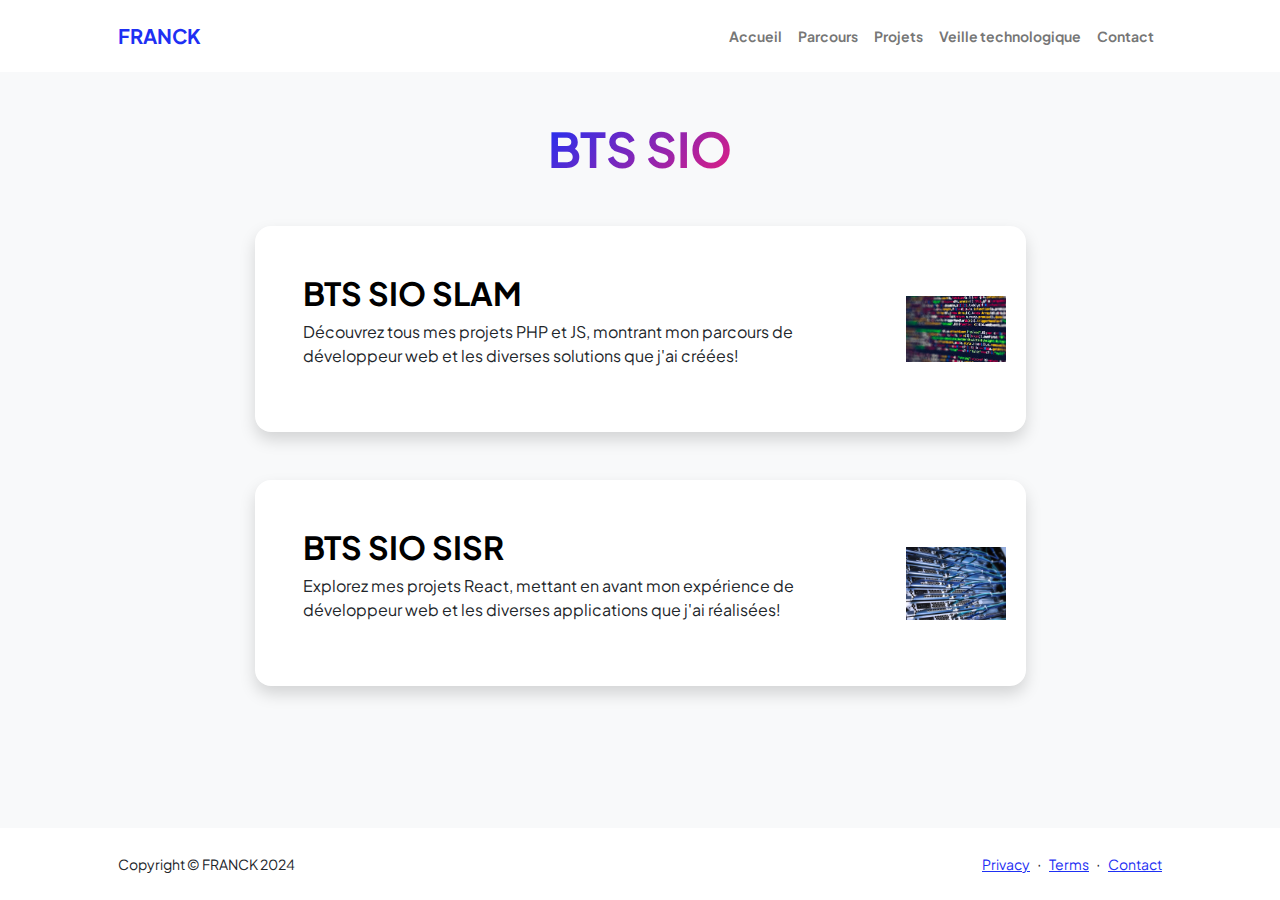
<file: bts_sio.html>
<!DOCTYPE html>
<html lang="en">
  <head>
    <meta charset="utf-8" />
    <meta
      name="viewport"
      content="width=device-width, initial-scale=1, shrink-to-fit=no"
    />
    <meta name="description" content="" />
    <meta name="author" content="" />
    <title>portfolio de Franck</title>
    <!-- Favicon-->
    <link rel="icon" type="image/x-icon" href="assets/favicon.ico" />
    <!-- Custom Google font-->
    <link rel="preconnect" href="https://fonts.googleapis.com" />
    <link rel="preconnect" href="https://fonts.gstatic.com" crossorigin />
    <link
      href="https://fonts.googleapis.com/css2?family=Plus+Jakarta+Sans:wght@100;200;300;400;500;600;700;800;900&amp;display=swap"
      rel="stylesheet"
    />
    <!-- Bootstrap icons-->
    <link
      href="https://cdn.jsdelivr.net/npm/bootstrap-icons@1.8.1/font/bootstrap-icons.css"
      rel="stylesheet"
    />
    <!-- Core theme CSS (includes Bootstrap)-->
    <link href="css/styles.css" rel="stylesheet" />
  </head>
  <body class="d-flex flex-column h-100 bg-light">
    <main class="flex-shrink-0">
      <!-- Navigation-->
      <nav class="navbar navbar-expand-lg navbar-light bg-white py-3">
        <div class="container px-5">
          <a class="navbar-brand" href="index.html"
            ><span class="fw-bolder text-primary">FRANCK</span></a
          >
          <button
            class="navbar-toggler"
            type="button"
            data-bs-toggle="collapse"
            data-bs-target="#navbarSupportedContent"
            aria-controls="navbarSupportedContent"
            aria-expanded="false"
            aria-label="Toggle navigation"
          >
            <span class="navbar-toggler-icon"></span>
          </button>
          <div class="collapse navbar-collapse" id="navbarSupportedContent">
            <ul class="navbar-nav ms-auto mb-2 mb-lg-0 small fw-bolder">
              <li class="nav-item">
                <a class="nav-link" href="index.html">Accueil</a>
              </li>
              <li class="nav-item">
                <a class="nav-link" href="resume.html">Parcours</a>
              </li>
              <li class="nav-item">
                <a class="nav-link" href="projects.html">Projets</a>
              </li>
              <li class="nav-item">
                <a class="nav-link" href="veille.html">Veille technologique</a>
              </li>
              <li class="nav-item">
                <a class="nav-link" href="contact.html">Contact</a>
              </li>
            </ul>
          </div>
        </div>
      </nav>
      <!-- Projects Section-->
      <section class="py-5">
        <div class="container px-5 mb-5">
          <div class="text-center mb-5">
            <h1 class="display-5 fw-bolder mb-0">
              <span class="text-gradient d-inline">BTS SIO </span>
            </h1>
          </div>
          <div class="row gx-5 justify-content-center">
            <div class="col-lg-11 col-xl-9 col-xxl-8">
              <!-- Project Card 1-->
              <div class="card overflow-hidden shadow rounded-4 border-0 mb-5">
                <div class="card-body p-0">
                  <div class="d-flex align-items-center">
                    <div class="p-5">
                      <a class="links" href="./slam.html">
                        <h2 class="fw-bolder">BTS SIO SLAM </h2>
                      </a>
                      <p>
                        Découvrez tous mes projets PHP et JS, montrant mon
                        parcours de développeur web et les diverses solutions
                        que j'ai créées!
                      </p>
                    </div>
                    <img
                      class="img-fluid-img"
                      src="./assets/SLAM.jpg"
                      alt="..."
                    />
                  </div>
                </div>
              </div>
              <!-- Project Card 2-->
              <div class="card overflow-hidden shadow rounded-4 border-0">
                <div class="card-body p-0">
                  <div class="d-flex align-items-center">
                    <div class="p-5">
                      <a class="links" href="./sisr.html">
                        <h2 class="fw-bolder">BTS SIO SISR</h2>
                      </a>
                      <p>
                        Explorez mes projets React, mettant en avant mon
                        expérience de développeur web et les diverses
                        applications que j'ai réalisées!
                      </p>
                    </div>
                    <img
                      class="img-fluid-img"
                      src="./assets/SISR.png"
                      alt="..."
                    />
                  </div>
                </div>
              </div>
            </div>
          </div>
        </div>
      </section>
      <!-- Call to action section-->
      
        </div>
      </section>
    </main>
    <!-- Footer-->
    <footer class="bg-white py-4 mt-auto">
      <div class="container px-5">
        <div
          class="row align-items-center justify-content-between flex-column flex-sm-row"
        >
          <div class="col-auto">
            <div class="small m-0">Copyright &copy; FRANCK 2024</div>
          </div>
          <div class="col-auto">
            <a class="small" href="#!">Privacy</a>
            <span class="mx-1">&middot;</span>
            <a class="small" href="#!">Terms</a>
            <span class="mx-1">&middot;</span>
            <a class="small" href="#!">Contact</a>
          </div>
        </div>
      </div>
    </footer>
    <!-- Bootstrap core JS-->
    <script src="https://cdn.jsdelivr.net/npm/bootstrap@5.2.3/dist/js/bootstrap.bundle.min.js"></script>
    <!-- Core theme JS-->
    <script src="js/scripts.js"></script>
  </body>
</html>
</file>
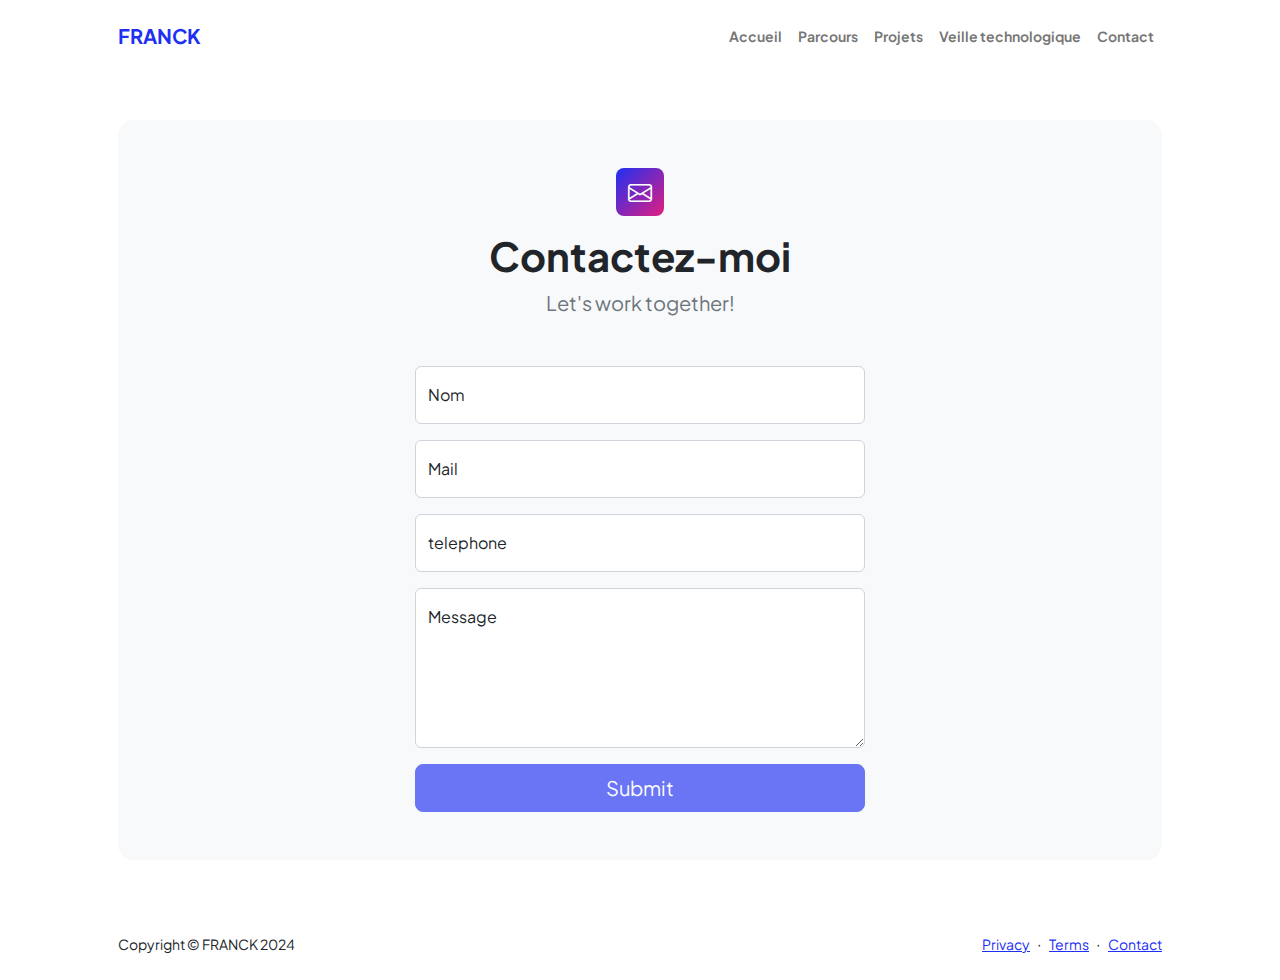
<file: contact.html>
<!DOCTYPE html>
<html lang="en">
  <head>
    <meta charset="utf-8" />
    <meta
      name="viewport"
      content="width=device-width, initial-scale=1, shrink-to-fit=no"
    />
    <meta name="description" content />
    <meta name="author" content />
    <title>portfolio de Franck</title>
    <!-- Favicon-->
    <link rel="icon" type="image/x-icon" href="assets/favicon.ico" />
    <!-- Custom Google font-->
    <link rel="preconnect" href="https://fonts.googleapis.com" />
    <link rel="preconnect" href="https://fonts.gstatic.com" crossorigin />
    <link
      href="https://fonts.googleapis.com/css2?family=Plus+Jakarta+Sans:wght@100;200;300;400;500;600;700;800;900&amp;display=swap"
      rel="stylesheet"
    />
    <!-- Bootstrap icons-->
    <link
      href="https://cdn.jsdelivr.net/npm/bootstrap-icons@1.8.1/font/bootstrap-icons.css"
      rel="stylesheet"
    />
    <!-- Core theme CSS (includes Bootstrap)-->
    <link href="css/styles.css" rel="stylesheet" />
  </head>
  <body class="d-flex flex-column">
    <main class="flex-shrink-0">
      <!-- Navigation-->
      <nav class="navbar navbar-expand-lg navbar-light bg-white py-3">
        <div class="container px-5">
          <a class="navbar-brand" href="index.html"
            ><span class="fw-bolder text-primary">FRANCK</span></a
          >
          <button
            class="navbar-toggler"
            type="button"
            data-bs-toggle="collapse"
            data-bs-target="#navbarSupportedContent"
            aria-controls="navbarSupportedContent"
            aria-expanded="false"
            aria-label="Toggle navigation"
          >
            <span class="navbar-toggler-icon"></span>
          </button>
          <div class="collapse navbar-collapse" id="navbarSupportedContent">
            <ul class="navbar-nav ms-auto mb-2 mb-lg-0 small fw-bolder">
              <li class="nav-item">
                <a class="nav-link" href="index.html">Accueil</a>
              </li>
              <li class="nav-item">
                <a class="nav-link" href="resume.html">Parcours</a>
              </li>
              <li class="nav-item">
                <a class="nav-link" href="projects.html">Projets</a>
              </li>
              <li class="nav-item">
                <a class="nav-link" href="veille.html">Veille technologique</a>
              </li>
              <li class="nav-item">
                <a class="nav-link" href="contact.html">Contact</a>
              </li>
            </ul>
          </div>
        </div>
      </nav>
      <!-- Page content-->
      <section class="py-5">
        <div class="container px-5">
          <!-- Contact form-->
          <div class="bg-light rounded-4 py-5 px-4 px-md-5">
            <div class="text-center mb-5">
              <div
                class="feature bg-primary bg-gradient-primary-to-secondary text-white rounded-3 mb-3"
              >
                <i class="bi bi-envelope"></i>
              </div>
              <h1 class="fw-bolder">Contactez-moi</h1>
              <p class="lead fw-normal text-muted mb-0">Let's work together!</p>
            </div>
            <div class="row gx-5 justify-content-center">
              <div class="col-lg-8 col-xl-6">
                <!-- * * * * * * * * * * * * * * *-->
                <!-- * * SB Forms Contact Form * *-->
                <!-- * * * * * * * * * * * * * * *-->
                <!-- This form is pre-integrated with SB Forms.-->
                <!-- To make this form functional, sign up at-->
                <!-- https://startbootstrap.com/solution/contact-forms-->
                <!-- to get an API token!-->
                <form id="contactForm" data-sb-form-api-token="API_TOKEN">
                  <!-- Name input-->
                  <div class="form-floating mb-3">
                    <input
                      class="form-control"
                      id="name"
                      type="text"
                      placeholder="Enter your name..."
                      data-sb-validations="required"
                    />
                    <label for="name">Nom</label>
                    <div
                      class="invalid-feedback"
                      data-sb-feedback="name:required"
                    >
                      nous avons besoin du nom...
                    </div>
                  </div>
                  <!-- Email address input-->
                  <div class="form-floating mb-3">
                    <input
                      class="form-control"
                      id="email"
                      type="email"
                      placeholder="name@example.com"
                      data-sb-validations="required,email"
                    />
                    <label for="email">Mail</label>
                    <div
                      class="invalid-feedback"
                      data-sb-feedback="email:required"
                    >
                      Nous avons besoin de votre mail...
                    </div>
                    <div
                      class="invalid-feedback"
                      data-sb-feedback="email:email"
                    >
                      l'Email n'est pas valide.
                    </div>
                  </div>
                  <!-- Phone number input-->
                  <div class="form-floating mb-3">
                    <input
                      class="form-control"
                      id="phone"
                      type="tel"
                      placeholder="(123) 456-7890"
                      data-sb-validations="required"
                    />
                    <label for="phone">telephone</label>
                    <div
                      class="invalid-feedback"
                      data-sb-feedback="phone:required"
                    >
                      Nous avons besoin de votre numéro de téléphone...
                    </div>
                  </div>
                  <!-- Message input-->
                  <div class="form-floating mb-3">
                    <textarea
                      class="form-control"
                      id="message"
                      type="text"
                      placeholder="Enter your message here..."
                      style="height: 10rem"
                      data-sb-validations="required"
                    ></textarea>
                    <label for="message">Message</label>
                    <div
                      class="invalid-feedback"
                      data-sb-feedback="message:required"
                    >
                      A message is required.
                    </div>
                  </div>
                  <!-- Submit success message-->
                  <!---->
                  <!-- This is what your users will see when the form-->
                  <!-- has successfully submitted-->
                  <div class="d-none" id="submitSuccessMessage">
                    <div class="text-center mb-3">
                      <div class="fw-bolder">Form submission successful!</div>
                      To activate this form, sign up at
                      <br />
                      <a
                        href="https://startbootstrap.com/solution/contact-forms"
                        >https://startbootstrap.com/solution/contact-forms</a
                      >
                    </div>
                  </div>
                  <!-- Submit error message-->
                  <!---->
                  <!-- This is what your users will see when there is-->
                  <!-- an error submitting the form-->
                  <div class="d-none" id="submitErrorMessage">
                    <div class="text-center text-danger mb-3">
                      Error sending message!
                    </div>
                  </div>
                  <!-- Submit Button-->
                  <div class="d-grid">
                    <button
                      class="btn btn-primary btn-lg disabled"
                      id="submitButton"
                      type="submit"
                    >
                      Submit
                    </button>
                  </div>
                </form>
              </div>
            </div>
          </div>
        </div>
      </section>
    </main>
    <!-- Footer-->
    <footer class="bg-white py-4 mt-auto">
      <div class="container px-5">
        <div
          class="row align-items-center justify-content-between flex-column flex-sm-row"
        >
          <div class="col-auto">
            <div class="small m-0">Copyright &copy; FRANCK 2024</div>
          </div>
          <div class="col-auto">
            <a class="small" href="#!">Privacy</a>
            <span class="mx-1">&middot;</span>
            <a class="small" href="#!">Terms</a>
            <span class="mx-1">&middot;</span>
            <a class="small" href="#!">Contact</a>
          </div>
        </div>
      </div>
    </footer>
    <!-- Bootstrap core JS-->
    <script src="https://cdn.jsdelivr.net/npm/bootstrap@5.2.3/dist/js/bootstrap.bundle.min.js"></script>
    <!-- Core theme JS-->
    <script src="js/scripts.js"></script>
    <!-- * * * * * * * * * * * * * * * * * * * * * * * * * * * * * * * * * * * * * * * *-->
    <!-- * *                               SB Forms JS                               * *-->
    <!-- * * Activate your form at https://startbootstrap.com/solution/contact-forms * *-->
    <!-- * * * * * * * * * * * * * * * * * * * * * * * * * * * * * * * * * * * * * * * *-->
    <script src="https://cdn.startbootstrap.com/sb-forms-latest.js"></script>
  </body>
</html>
</file>
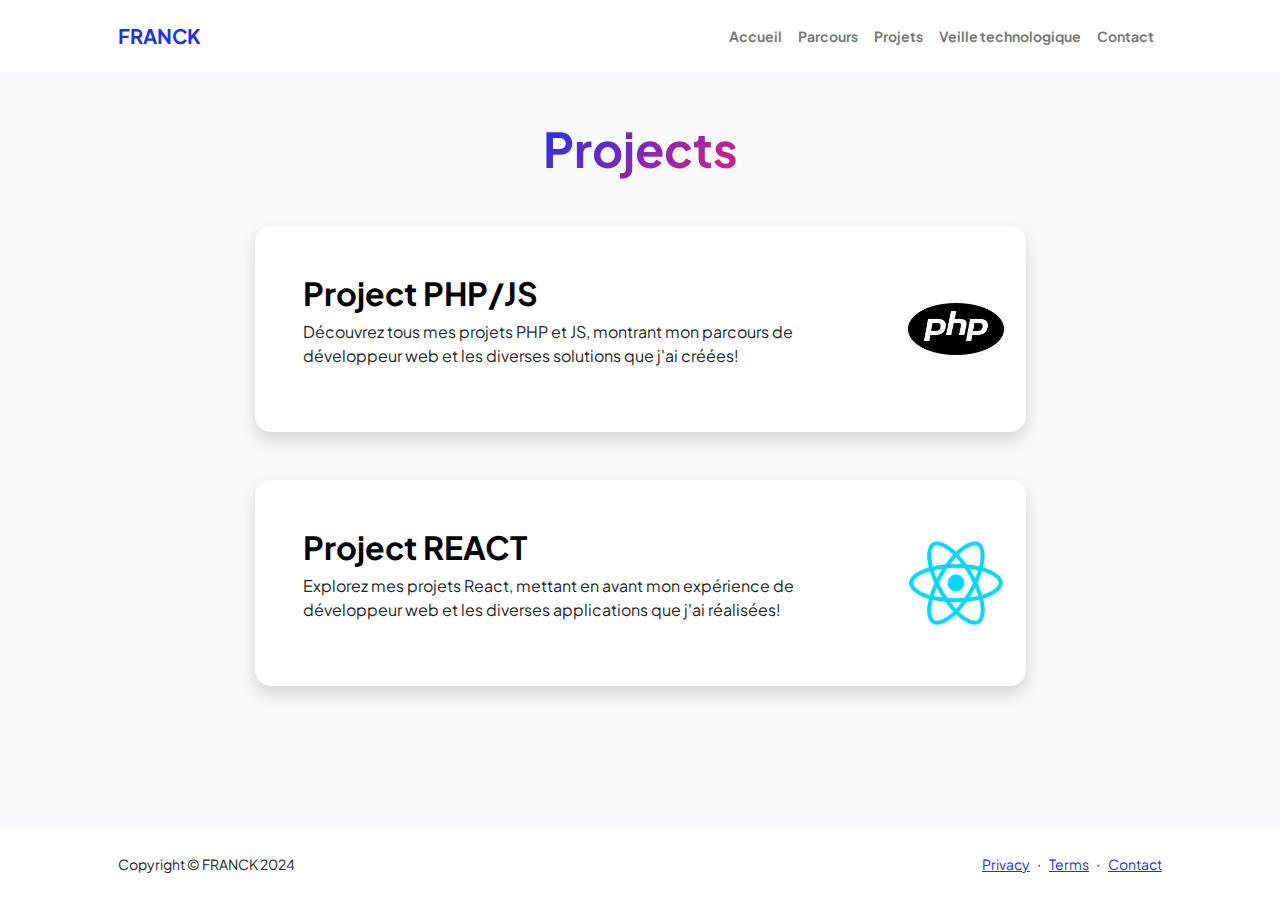
<file: projects.html>
<!DOCTYPE html>
<html lang="en">
  <head>
    <meta charset="utf-8" />
    <meta
      name="viewport"
      content="width=device-width, initial-scale=1, shrink-to-fit=no"
    />
    <meta name="description" content="" />
    <meta name="author" content="" />
    <title>portfolio de Franck</title>
    <!-- Favicon-->
    <link rel="icon" type="image/x-icon" href="assets/favicon.ico" />
    <!-- Custom Google font-->
    <link rel="preconnect" href="https://fonts.googleapis.com" />
    <link rel="preconnect" href="https://fonts.gstatic.com" crossorigin />
    <link
      href="https://fonts.googleapis.com/css2?family=Plus+Jakarta+Sans:wght@100;200;300;400;500;600;700;800;900&amp;display=swap"
      rel="stylesheet"
    />
    <!-- Bootstrap icons-->
    <link
      href="https://cdn.jsdelivr.net/npm/bootstrap-icons@1.8.1/font/bootstrap-icons.css"
      rel="stylesheet"
    />
    <!-- Core theme CSS (includes Bootstrap)-->
    <link href="css/styles.css" rel="stylesheet" />
  </head>
  <body class="d-flex flex-column h-100 bg-light">
    <main class="flex-shrink-0">
      <!-- Navigation-->
      <nav class="navbar navbar-expand-lg navbar-light bg-white py-3">
        <div class="container px-5">
          <a class="navbar-brand" href="index.html"
            ><span class="fw-bolder text-primary">FRANCK</span></a
          >
          <button
            class="navbar-toggler"
            type="button"
            data-bs-toggle="collapse"
            data-bs-target="#navbarSupportedContent"
            aria-controls="navbarSupportedContent"
            aria-expanded="false"
            aria-label="Toggle navigation"
          >
            <span class="navbar-toggler-icon"></span>
          </button>
          <div class="collapse navbar-collapse" id="navbarSupportedContent">
            <ul class="navbar-nav ms-auto mb-2 mb-lg-0 small fw-bolder">
              <li class="nav-item">
                <a class="nav-link" href="index.html">Accueil</a>
              </li>
              <li class="nav-item">
                <a class="nav-link" href="resume.html">Parcours</a>
              </li>
              <li class="nav-item">
                <a class="nav-link" href="projects.html">Projets</a>
              </li>
              <li class="nav-item">
                <a class="nav-link" href="veille.html">Veille technologique</a>
              </li>
              <li class="nav-item">
                <a class="nav-link" href="contact.html">Contact</a>
              </li>
            </ul>
          </div>
        </div>
      </nav>
      <!-- Projects Section-->
      <section class="py-5">
        <div class="container px-5 mb-5">
          <div class="text-center mb-5">
            <h1 class="display-5 fw-bolder mb-0">
              <span class="text-gradient d-inline">Projects</span>
            </h1>
          </div>
          <div class="row gx-5 justify-content-center">
            <div class="col-lg-11 col-xl-9 col-xxl-8">
              <!-- Project Card 1-->
              <div class="card overflow-hidden shadow rounded-4 border-0 mb-5">
                <div class="card-body p-0">
                  <div class="d-flex align-items-center">
                    <div class="p-5">
                      <a class="links" href="./PHP_project.html">
                        <h2 class="fw-bolder">Project PHP/JS</h2>
                      </a>
                      <p>
                        Découvrez tous mes projets PHP et JS, montrant mon
                        parcours de développeur web et les diverses solutions
                        que j'ai créées!
                      </p>
                    </div>
                    <img
                      class="img-fluid-img"
                      src="./assets/PHP.png"
                      alt="..."
                    />
                  </div>
                </div>
              </div>
              <!-- Project Card 2-->
              <div class="card overflow-hidden shadow rounded-4 border-0">
                <div class="card-body p-0">
                  <div class="d-flex align-items-center">
                    <div class="p-5">
                      <a class="links" href="./react_project.html">
                        <h2 class="fw-bolder">Project REACT</h2>
                      </a>
                      <p>
                        Explorez mes projets React, mettant en avant mon
                        expérience de développeur web et les diverses
                        applications que j'ai réalisées!
                      </p>
                    </div>
                    <img
                      class="img-fluid-img"
                      src="./assets/react.png"
                      alt="..."
                    />
                  </div>
                </div>
              </div>
            </div>
          </div>
        </div>
      </section>
      <!-- Call to action section-->
      
        </div>
      </section>
    </main>
    <!-- Footer-->
    <footer class="bg-white py-4 mt-auto">
      <div class="container px-5">
        <div
          class="row align-items-center justify-content-between flex-column flex-sm-row"
        >
          <div class="col-auto">
            <div class="small m-0">Copyright &copy; FRANCK 2024</div>
          </div>
          <div class="col-auto">
            <a class="small" href="#!">Privacy</a>
            <span class="mx-1">&middot;</span>
            <a class="small" href="#!">Terms</a>
            <span class="mx-1">&middot;</span>
            <a class="small" href="#!">Contact</a>
          </div>
        </div>
      </div>
    </footer>
    <!-- Bootstrap core JS-->
    <script src="https://cdn.jsdelivr.net/npm/bootstrap@5.2.3/dist/js/bootstrap.bundle.min.js"></script>
    <!-- Core theme JS-->
    <script src="js/scripts.js"></script>
  </body>
</html>
</file>
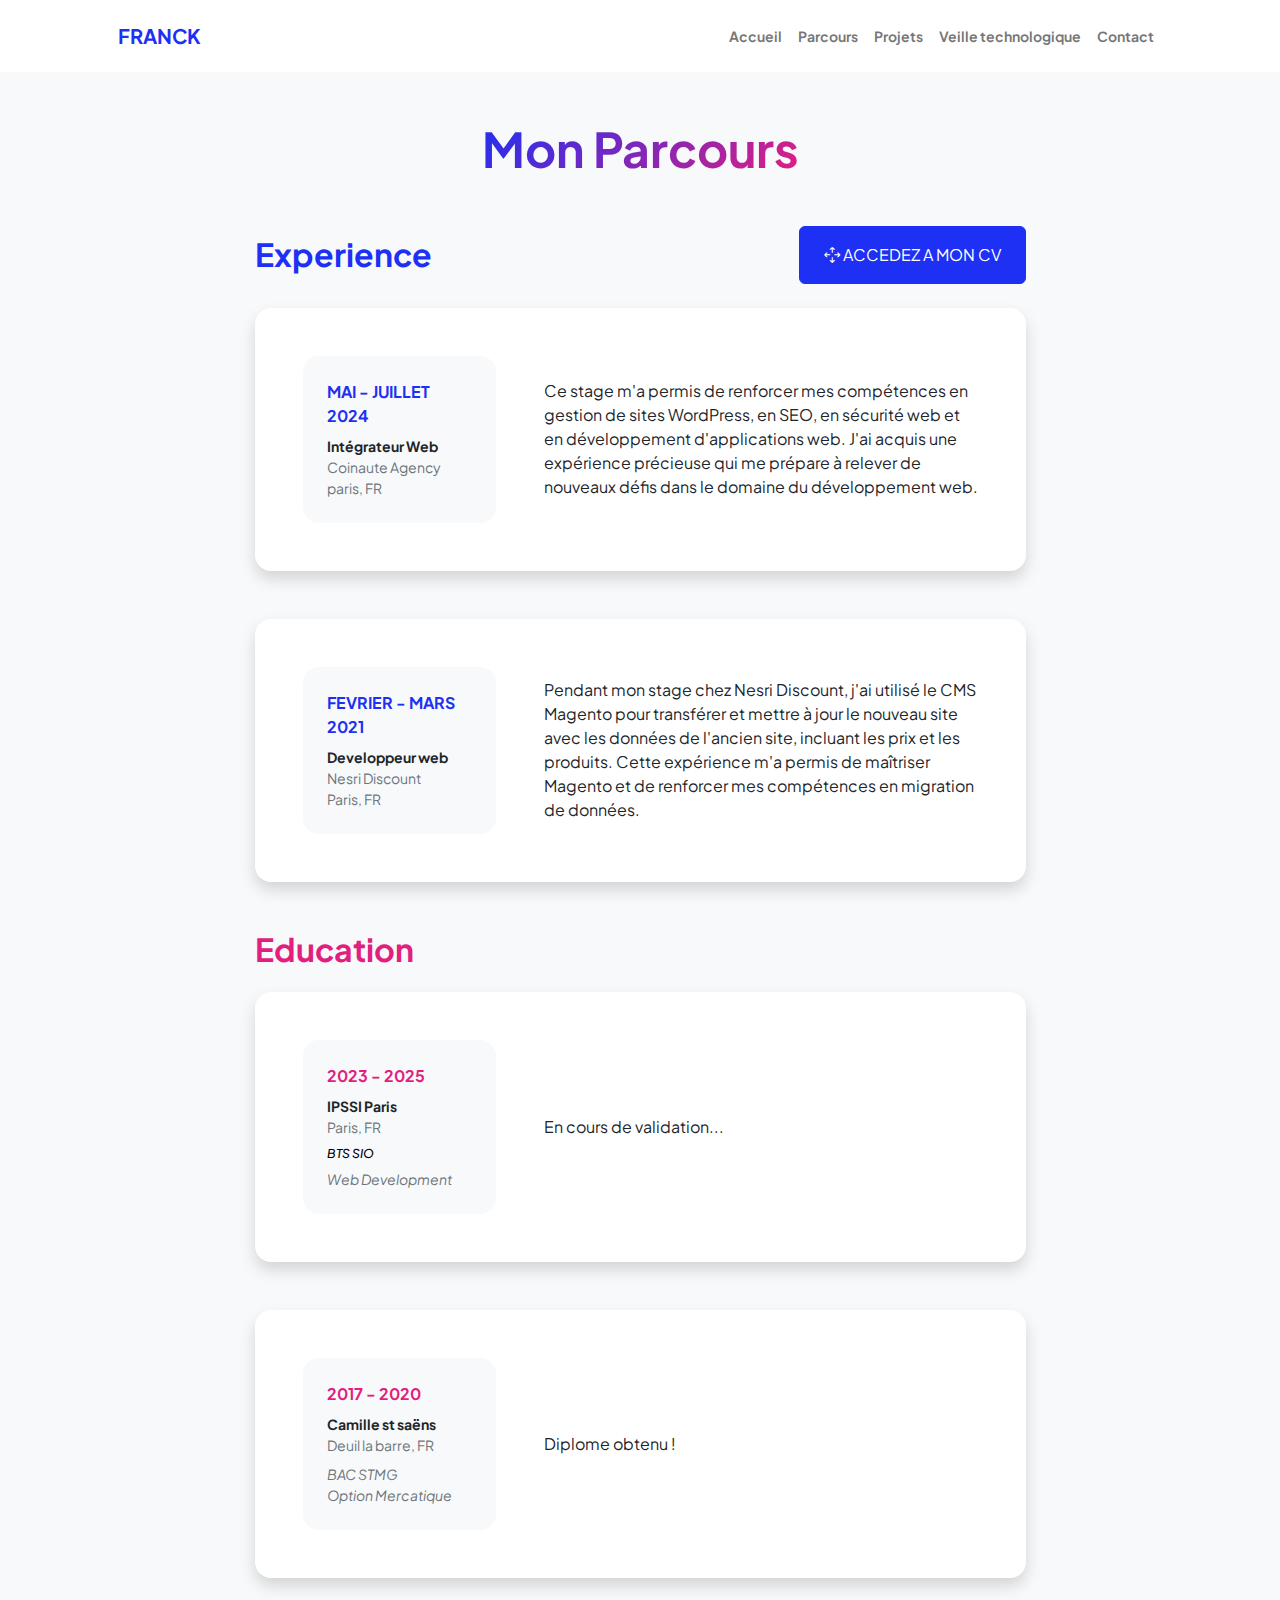
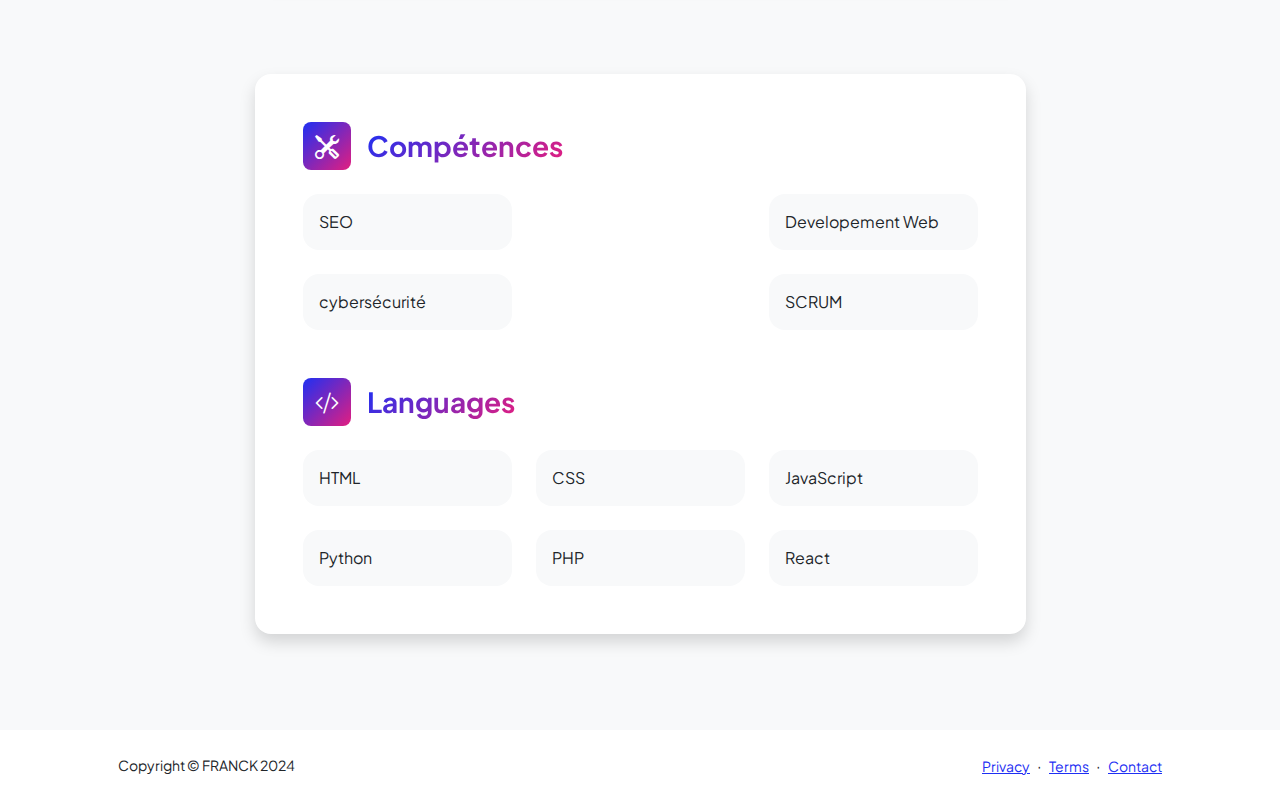
<file: resume.html>
<!DOCTYPE html>
<html lang="en">
  <head>
    <meta charset="utf-8" />
    <meta
      name="viewport"
      content="width=device-width, initial-scale=1, shrink-to-fit=no"
    />
    <meta name="description" content="" />
    <meta name="author" content="" />
    <title>portfolio de Franck</title>
    <!-- Favicon-->
    <link rel="icon" type="image/x-icon" href="assets/favicon.ico" />
    <!-- Custom Google font-->
    <link rel="preconnect" href="https://fonts.googleapis.com" />
    <link rel="preconnect" href="https://fonts.gstatic.com" crossorigin />
    <link
      href="https://fonts.googleapis.com/css2?family=Plus+Jakarta+Sans:wght@100;200;300;400;500;600;700;800;900&amp;display=swap"
      rel="stylesheet"
    />
    <!-- Bootstrap icons-->
    <link
      href="https://cdn.jsdelivr.net/npm/bootstrap-icons@1.8.1/font/bootstrap-icons.css"
      rel="stylesheet"
    />
    <!-- Core theme CSS (includes Bootstrap)-->
    <link href="css/styles.css" rel="stylesheet" />
  </head>
  <body class="d-flex flex-column h-100 bg-light">
    <main class="flex-shrink-0">
      <!-- Navigation-->
      <nav class="navbar navbar-expand-lg navbar-light bg-white py-3">
        <div class="container px-5">
          <a class="navbar-brand" href="index.html"
            ><span class="fw-bolder text-primary">FRANCK</span></a
          >
          <button
            class="navbar-toggler"
            type="button"
            data-bs-toggle="collapse"
            data-bs-target="#navbarSupportedContent"
            aria-controls="navbarSupportedContent"
            aria-expanded="false"
            aria-label="Toggle navigation"
          >
            <span class="navbar-toggler-icon"></span>
          </button>
          <div class="collapse navbar-collapse" id="navbarSupportedContent">
            <ul class="navbar-nav ms-auto mb-2 mb-lg-0 small fw-bolder">
              <li class="nav-item">
                <a class="nav-link" href="index.html">Accueil</a>
              </li>
              <li class="nav-item">
                <a class="nav-link" href="resume.html">Parcours</a>
              </li>
              <li class="nav-item">
                <a class="nav-link" href="projects.html">Projets</a>
              </li>
              <li class="nav-item">
                <a class="nav-link" href="veille.html">Veille technologique</a>
              </li>
              <li class="nav-item">
                <a class="nav-link" href="contact.html">Contact</a>
              </li>
            </ul>
          </div>
        </div>
      </nav>
      <!-- Page Content-->
      <div class="container px-5 my-5">
        <div class="text-center mb-5">
          <h1 class="display-5 fw-bolder mb-0">
            <span class="text-gradient d-inline">Mon Parcours</span>
          </h1>
        </div>
        <div class="row gx-5 justify-content-center">
          <div class="col-lg-11 col-xl-9 col-xxl-8">
            <!-- Experience Section-->
            <section>
              <div
                class="d-flex align-items-center justify-content-between mb-4"
              >
                <h2 class="text-primary fw-bolder mb-0">Experience</h2>
                <!-- Download resume button-->
                <!-- Note: Set the link href target to a PDF file within your project-->
                <a
                  class="btn btn-primary px-4 py-3"
                  href="./CV.pdf"
                  target="_blank"
                >
                  <div class="d-inline-block bi bi-arrows-move"></div>
                  ACCEDEZ A MON CV
                </a>
              </div>
              <!-- Experience Card 1-->
              <div class="card shadow border-0 rounded-4 mb-5">
                <div class="card-body p-5">
                  <div class="row align-items-center gx-5">
                    <div class="col text-center text-lg-start mb-4 mb-lg-0">
                      <div class="bg-light p-4 rounded-4">
                        <div class="text-primary fw-bolder mb-2">
                          MAI - JUILLET 2024
                        </div>
                        <div class="small fw-bolder">Intégrateur Web</div>
                        <div class="small text-muted">Coinaute Agency</div>
                        <div class="small text-muted">paris, FR</div>
                      </div>
                    </div>
                    <div class="col-lg-8">
                      <div>
                        Ce stage m'a permis de renforcer mes compétences en
                        gestion de sites WordPress, en SEO, en sécurité web et
                        en développement d'applications web. J'ai acquis une
                        expérience précieuse qui me prépare à relever de
                        nouveaux défis dans le domaine du développement web.
                      </div>
                    </div>
                  </div>
                </div>
              </div>
              <!-- Experience Card 2-->
              <div class="card shadow border-0 rounded-4 mb-5">
                <div class="card-body p-5">
                  <div class="row align-items-center gx-5">
                    <div class="col text-center text-lg-start mb-4 mb-lg-0">
                      <div class="bg-light p-4 rounded-4">
                        <div class="text-primary fw-bolder mb-2">
                          FEVRIER - MARS 2021
                        </div>
                        <div class="small fw-bolder">Developpeur web</div>
                        <div class="small text-muted">Nesri Discount</div>
                        <div class="small text-muted">Paris, FR</div>
                      </div>
                    </div>
                    <div class="col-lg-8">
                      <div>
                        Pendant mon stage chez Nesri Discount, j'ai utilisé le
                        CMS Magento pour transférer et mettre à jour le nouveau
                        site avec les données de l'ancien site, incluant les
                        prix et les produits. Cette expérience m'a permis de
                        maîtriser Magento et de renforcer mes compétences en
                        migration de données.
                      </div>
                    </div>
                  </div>
                </div>
              </div>
            </section>
            <!-- Education Section-->
            <section>
              <h2 class="text-secondary fw-bolder mb-4">Education</h2>
              <!-- Education Card 1-->
              <div class="card shadow border-0 rounded-4 mb-5">
                <div class="card-body p-5">
                  <div class="row align-items-center gx-5">
                    <div class="col text-center text-lg-start mb-4 mb-lg-0">
                      <div class="bg-light p-4 rounded-4">
                        <div class="text-secondary fw-bolder mb-2">
                          2023 - 2025
                        </div>
                        <div class="mb-2">
                          <div class="small fw-bolder">IPSSI Paris</div>
                          <div class="small text-muted">Paris, FR</div>
                        </div>
                        <div class="fst-italic">
                          <div class="small text-muted">
                            <a class="links" href="./bts_sio.html">
                              <h2 class="small text-mute">BTS SIO</h2>
                            </a>
                          </div>
                          <div class="small text-muted">Web Development</div>
                        </div>
                      </div>
                    </div>
                    <div class="col-lg-8">
                      <div>En cours de validation...</div>
                    </div>
                  </div>
                </div>
              </div>
              <!-- Education Card 2-->
              <div class="card shadow border-0 rounded-4 mb-5">
                <div class="card-body p-5">
                  <div class="row align-items-center gx-5">
                    <div class="col text-center text-lg-start mb-4 mb-lg-0">
                      <div class="bg-light p-4 rounded-4">
                        <div class="text-secondary fw-bolder mb-2">
                          2017 - 2020
                        </div>
                        <div class="mb-2">
                          <div class="small fw-bolder">Camille st saëns</div>
                          <div class="small text-muted">Deuil la barre, FR</div>
                        </div>
                        <div class="fst-italic">
                          <div class="small text-muted">BAC STMG</div>
                          <div class="small text-muted">Option Mercatique</div>
                        </div>
                      </div>
                    </div>
                    <div class="col-lg-8">
                      <div>Diplome obtenu !</div>
                    </div>
                  </div>
                </div>
              </div>
            </section>
            <!-- Divider-->
            <div class="pb-5"></div>
            <!-- Skills Section-->
            <section>
              <!-- Skillset Card-->
              <div class="card shadow border-0 rounded-4 mb-5">
                <div class="card-body p-5">
                  <!-- Professional skills list-->
                  <div class="mb-5">
                    <div class="d-flex align-items-center mb-4">
                      <div
                        class="feature bg-primary bg-gradient-primary-to-secondary text-white rounded-3 me-3"
                      >
                        <i class="bi bi-tools"></i>
                      </div>
                      <h3 class="fw-bolder mb-0">
                        <span class="text-gradient d-inline">Compétences</span>
                      </h3>
                    </div>
                    <div class="row row-cols-1 row-cols-md-3 mb-4">
                      <div class="col mb-4 mb-md-0">
                        <div
                          class="d-flex align-items-center bg-light rounded-4 p-3 h-100"
                        >
                          SEO
                        </div>
                      </div>
                      <div class="col mb-4 mb-md-0"></div>
                      <div class="col">
                        <div
                          class="d-flex align-items-center bg-light rounded-4 p-3 h-100"
                        >
                          Developement Web
                        </div>
                      </div>
                    </div>
                    <div class="row row-cols-1 row-cols-md-3">
                      <div class="col mb-4 mb-md-0">
                        <div
                          class="d-flex align-items-center bg-light rounded-4 p-3 h-100"
                        >
                          cybersécurité
                        </div>
                      </div>
                      <div class="col mb-4 mb-md-0"></div>
                      <div class="col">
                        <div
                          class="d-flex align-items-center bg-light rounded-4 p-3 h-100"
                        >
                          SCRUM
                        </div>
                      </div>
                    </div>
                  </div>
                  <!-- Languages list-->
                  <div class="mb-0">
                    <div class="d-flex align-items-center mb-4">
                      <div
                        class="feature bg-primary bg-gradient-primary-to-secondary text-white rounded-3 me-3"
                      >
                        <i class="bi bi-code-slash"></i>
                      </div>
                      <h3 class="fw-bolder mb-0">
                        <span class="text-gradient d-inline">Languages</span>
                      </h3>
                    </div>
                    <div class="row row-cols-1 row-cols-md-3 mb-4">
                      <div class="col mb-4 mb-md-0">
                        <div
                          class="d-flex align-items-center bg-light rounded-4 p-3 h-100"
                        >
                          HTML
                        </div>
                      </div>
                      <div class="col mb-4 mb-md-0">
                        <div
                          class="d-flex align-items-center bg-light rounded-4 p-3 h-100"
                        >
                          CSS
                        </div>
                      </div>
                      <div class="col">
                        <div
                          class="d-flex align-items-center bg-light rounded-4 p-3 h-100"
                        >
                          JavaScript
                        </div>
                      </div>
                    </div>
                    <div class="row row-cols-1 row-cols-md-3">
                      <div class="col mb-4 mb-md-0">
                        <div
                          class="d-flex align-items-center bg-light rounded-4 p-3 h-100"
                        >
                          Python
                        </div>
                      </div>
                      <div class="col mb-4 mb-md-0">
                        <div
                          class="d-flex align-items-center bg-light rounded-4 p-3 h-100"
                        >
                          PHP
                        </div>
                      </div>
                      <div class="col">
                        <div
                          class="d-flex align-items-center bg-light rounded-4 p-3 h-100"
                        >
                          React
                        </div>
                      </div>
                    </div>
                  </div>
                </div>
              </div>
            </section>
          </div>
        </div>
      </div>
    </main>
    <!-- Footer-->
    <footer class="bg-white py-4 mt-auto">
      <div class="container px-5">
        <div
          class="row align-items-center justify-content-between flex-column flex-sm-row"
        >
          <div class="col-auto">
            <div class="small m-0">Copyright &copy; FRANCK 2024</div>
          </div>
          <div class="col-auto">
            <a class="small" href="#!">Privacy</a>
            <span class="mx-1">&middot;</span>
            <a class="small" href="#!">Terms</a>
            <span class="mx-1">&middot;</span>
            <a class="small" href="#!">Contact</a>
          </div>
        </div>
      </div>
    </footer>
    <!-- Bootstrap core JS-->
    <script src="https://cdn.jsdelivr.net/npm/bootstrap@5.2.3/dist/js/bootstrap.bundle.min.js"></script>
    <!-- Core theme JS-->
    <script src="js/scripts.js"></script>
  </body>
</html>
</file>
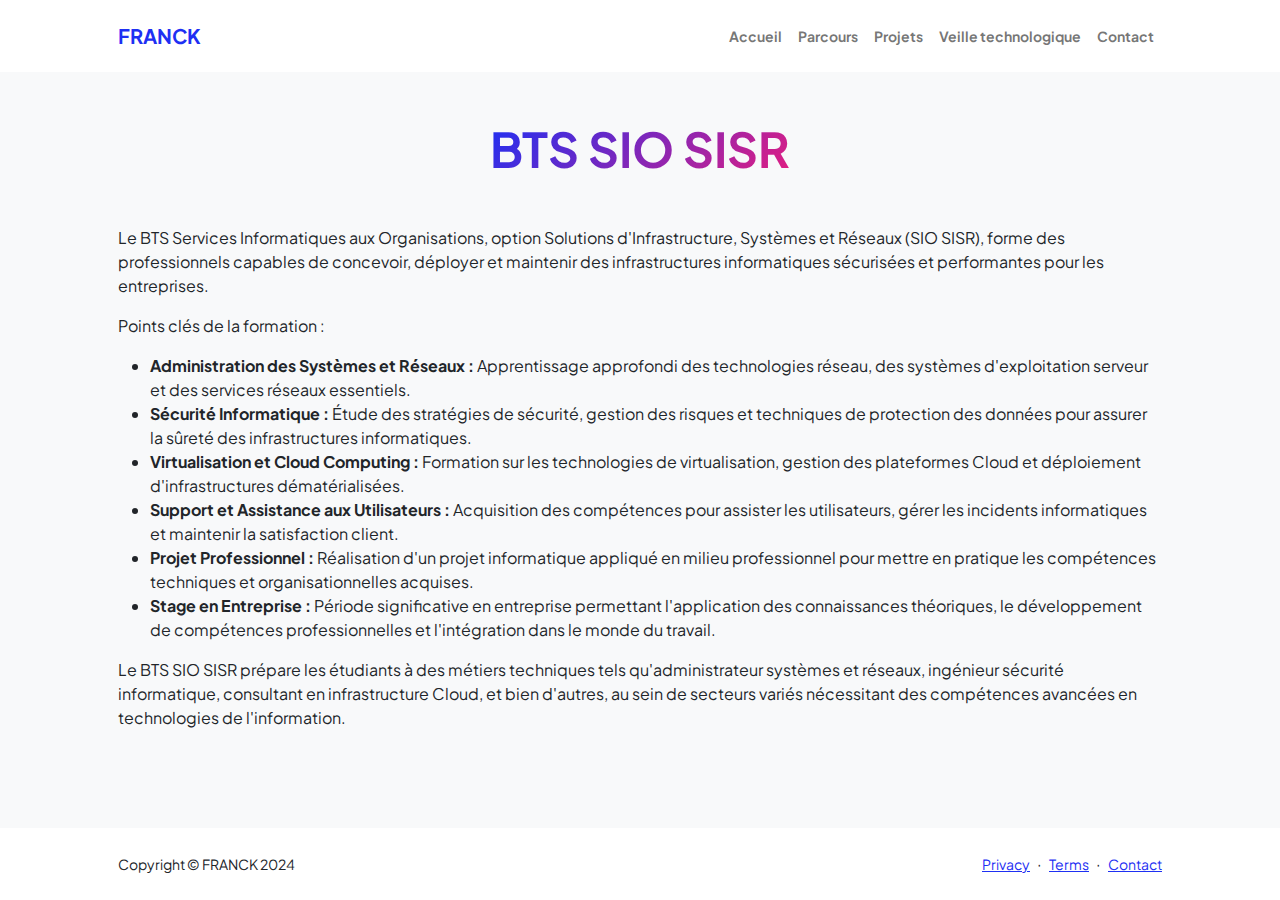
<file: sisr.html>
<!DOCTYPE html>
<html lang="fr">
  <head>
    <meta charset="UTF-8" />
    <meta name="viewport" content="width=device-width, initial-scale=1.0" />
    <title>portfolio de Franck</title>
    <!-- Favicon-->
    <link rel="icon" type="image/x-icon" href="assets/favicon.ico" />
    <!-- Custom Google font-->
    <link rel="preconnect" href="https://fonts.googleapis.com" />
    <link rel="preconnect" href="https://fonts.gstatic.com" crossorigin />
    <link
      href="https://fonts.googleapis.com/css2?family=Plus+Jakarta+Sans:wght@100;200;300;400;500;600;700;800;900&amp;display=swap"
      rel="stylesheet"
    />
    <!-- Bootstrap icons-->
    <link
      href="https://cdn.jsdelivr.net/npm/bootstrap-icons@1.8.1/font/bootstrap-icons.css"
      rel="stylesheet"
    />
    <!-- Core theme CSS (includes Bootstrap)-->
    <link href="css/styles.css" rel="stylesheet" />
  </head>
  <body class="d-flex flex-column h-100 bg-light">
    <main class="flex-shrink-0">
      <!-- Navigation-->
      <nav class="navbar navbar-expand-lg navbar-light bg-white py-3">
        <div class="container px-5">
          <a class="navbar-brand" href="index.html">
            <span class="fw-bolder text-primary">FRANCK</span>
          </a>
          <button
            class="navbar-toggler"
            type="button"
            data-bs-toggle="collapse"
            data-bs-target="#navbarSupportedContent"
            aria-controls="navbarSupportedContent"
            aria-expanded="false"
            aria-label="Toggle navigation"
          >
            <span class="navbar-toggler-icon"></span>
          </button>
          <div class="collapse navbar-collapse" id="navbarSupportedContent">
            <ul class="navbar-nav ms-auto mb-2 mb-lg-0 small fw-bolder">
              <li class="nav-item">
                <a class="nav-link" href="index.html">Accueil</a>
              </li>
              <li class="nav-item">
                <a class="nav-link" href="resume.html">Parcours</a>
              </li>
              <li class="nav-item">
                <a class="nav-link" href="projects.html">Projets</a>
              </li>
              <li class="nav-item">
                <a class="nav-link" href="veille.html">Veille technologique</a>
              </li>
              <li class="nav-item">
                <a class="nav-link" href="contact.html">Contact</a>
              </li>
            </ul>
          </div>
        </div>
      </nav>
      <!-- Page Content-->
      <div class="container px-5 my-5">
        <div class="text-center mb-5">
          <h1 class="display-5 fw-bolder mb-0">
            <span class="text-gradient d-inline">BTS SIO SISR</span>
          </h1>
        </div>
        <p>
          Le BTS Services Informatiques aux Organisations, option Solutions
          d'Infrastructure, Systèmes et Réseaux (SIO SISR), forme des
          professionnels capables de concevoir, déployer et maintenir des
          infrastructures informatiques sécurisées et performantes pour les
          entreprises.
        </p>

        <p>Points clés de la formation :</p>

        <ul>
          <li>
            <strong>Administration des Systèmes et Réseaux :</strong>
            Apprentissage approfondi des technologies réseau, des systèmes
            d'exploitation serveur et des services réseaux essentiels.
          </li>
          <li>
            <strong>Sécurité Informatique :</strong> Étude des stratégies de
            sécurité, gestion des risques et techniques de protection des
            données pour assurer la sûreté des infrastructures informatiques.
          </li>
          <li>
            <strong>Virtualisation et Cloud Computing :</strong> Formation sur
            les technologies de virtualisation, gestion des plateformes Cloud et
            déploiement d'infrastructures dématérialisées.
          </li>
          <li>
            <strong>Support et Assistance aux Utilisateurs :</strong>
            Acquisition des compétences pour assister les utilisateurs, gérer
            les incidents informatiques et maintenir la satisfaction client.
          </li>
          <li>
            <strong>Projet Professionnel :</strong> Réalisation d'un projet
            informatique appliqué en milieu professionnel pour mettre en
            pratique les compétences techniques et organisationnelles acquises.
          </li>
          <li>
            <strong>Stage en Entreprise :</strong> Période significative en
            entreprise permettant l'application des connaissances théoriques, le
            développement de compétences professionnelles et l'intégration dans
            le monde du travail.
          </li>
        </ul>

        <p>
          Le BTS SIO SISR prépare les étudiants à des métiers techniques tels
          qu'administrateur systèmes et réseaux, ingénieur sécurité
          informatique, consultant en infrastructure Cloud, et bien d'autres, au
          sein de secteurs variés nécessitant des compétences avancées en
          technologies de l'information.
        </p>
      </div>
    </main>
    <!-- Footer-->
    <footer class="bg-white py-4 mt-auto">
      <div class="container px-5">
        <div
          class="row align-items-center justify-content-between flex-column flex-sm-row"
        >
          <div class="col-auto">
            <div class="small m-0">Copyright &copy; FRANCK 2024</div>
          </div>
          <div class="col-auto">
            <a class="small" href="#!">Privacy</a>
            <span class="mx-1">&middot;</span>
            <a class="small" href="#!">Terms</a>
            <span class="mx-1">&middot;</span>
            <a class="small" href="#!">Contact</a>
          </div>
        </div>
      </div>
    </footer>
    <!-- Bootstrap core JS-->
    <script src="https://cdn.jsdelivr.net/npm/bootstrap@5.2.3/dist/js/bootstrap.bundle.min.js"></script>
    <!-- Core theme JS-->
    <script src="js/scripts.js"></script>
  </body>
</html>
</file>
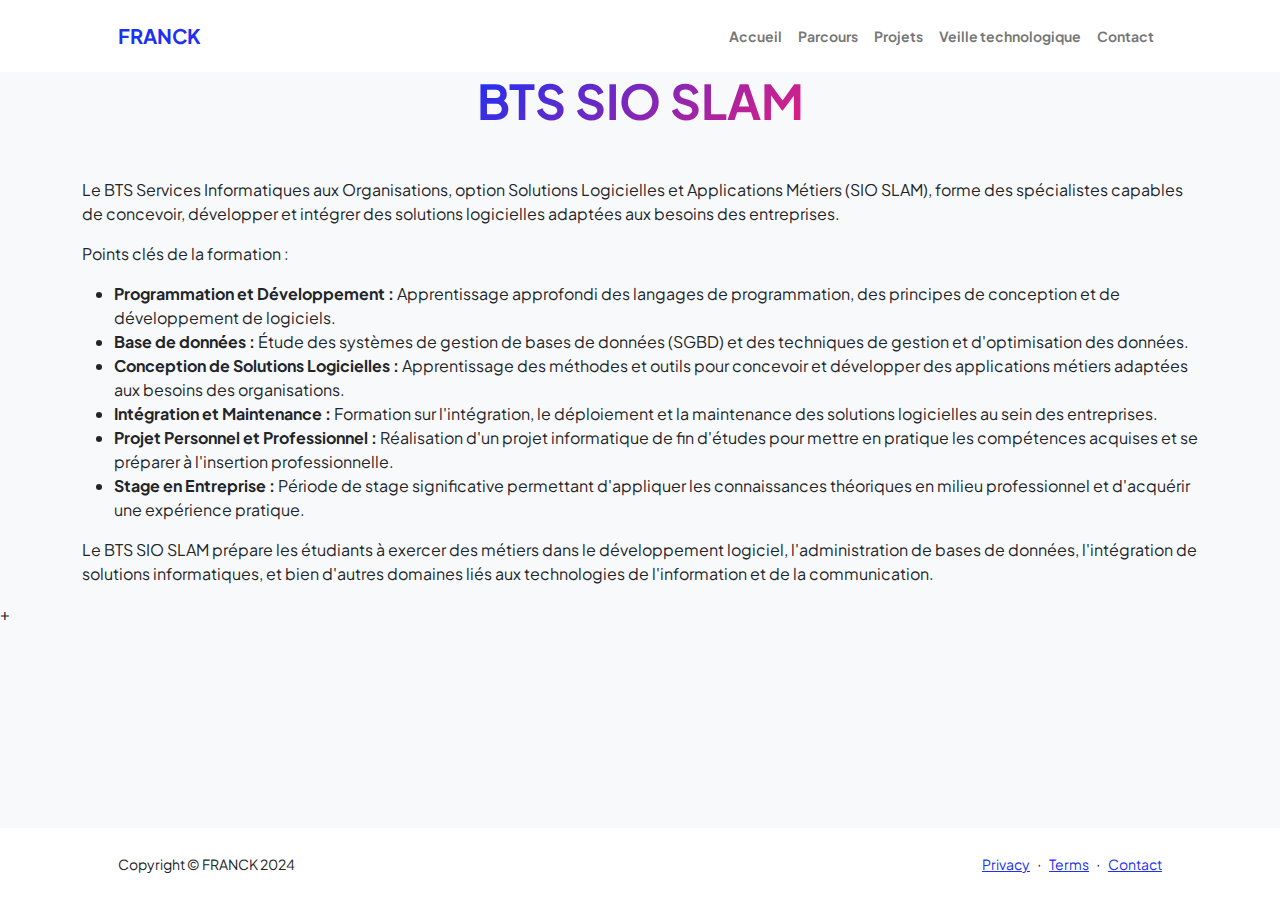
<file: slam.html>
<!DOCTYPE html>
<html lang="en">
  <head>
    <meta charset="utf-8" />
    <meta
      name="viewport"
      content="width=device-width, initial-scale=1, shrink-to-fit=no"
    />
    <meta name="description" content="" />
    <meta name="author" content="" />
    <title>portfolio de Franck</title>
    <!-- Favicon-->
    <link rel="icon" type="image/x-icon" href="assets/favicon.ico" />
    <!-- Custom Google font-->
    <link rel="preconnect" href="https://fonts.googleapis.com" />
    <link rel="preconnect" href="https://fonts.gstatic.com" crossorigin />
    <link
      href="https://fonts.googleapis.com/css2?family=Plus+Jakarta+Sans:wght@100;200;300;400;500;600;700;800;900&amp;display=swap"
      rel="stylesheet"
    />
    <!-- Bootstrap icons-->
    <link
      href="https://cdn.jsdelivr.net/npm/bootstrap-icons@1.8.1/font/bootstrap-icons.css"
      rel="stylesheet"
    />
    <!-- Core theme CSS (includes Bootstrap)-->
    <link href="css/styles.css" rel="stylesheet" />
  </head>
  <body class="d-flex flex-column h-100 bg-light">
    <main class="flex-shrink-0">
      <!-- Navigation-->
      <nav class="navbar navbar-expand-lg navbar-light bg-white py-3">
        <div class="container px-5">
          <a class="navbar-brand" href="index.html"
            ><span class="fw-bolder text-primary">FRANCK</span></a
          >
          <button
            class="navbar-toggler"
            type="button"
            data-bs-toggle="collapse"
            data-bs-target="#navbarSupportedContent"
            aria-controls="navbarSupportedContent"
            aria-expanded="false"
            aria-label="Toggle navigation"
          >
            <span class="navbar-toggler-icon"></span>
          </button>
          <div class="collapse navbar-collapse" id="navbarSupportedContent">
            <ul class="navbar-nav ms-auto mb-2 mb-lg-0 small fw-bolder">
              <li class="nav-item">
                <a class="nav-link" href="index.html">Accueil</a>
              </li>
              <li class="nav-item">
                <a class="nav-link" href="resume.html">Parcours</a>
              </li>
              <li class="nav-item">
                <a class="nav-link" href="projects.html">Projets</a>
              </li>
              <li class="nav-item">
                <a class="nav-link" href="veille.html">Veille technologique</a>
              </li>
              <li class="nav-item">
                <a class="nav-link" href="contact.html">Contact</a>
              </li>
            </ul>
          </div>
        </div>
      </nav>
      <!-- Page Content-->
      <body>
        <div class="container">
          <div class="text-center mb-5">
            <h1 class="display-5 fw-bolder mb-0">
              <span class="text-gradient d-inline">BTS SIO SLAM</span>
            </h1>
          </div>
          <p>
            Le BTS Services Informatiques aux Organisations, option Solutions
            Logicielles et Applications Métiers (SIO SLAM), forme des
            spécialistes capables de concevoir, développer et intégrer des
            solutions logicielles adaptées aux besoins des entreprises.
          </p>

          <p>Points clés de la formation :</p>

          <ul>
            <li>
              <strong>Programmation et Développement :</strong> Apprentissage
              approfondi des langages de programmation, des principes de
              conception et de développement de logiciels.
            </li>
            <li>
              <strong>Base de données :</strong> Étude des systèmes de gestion
              de bases de données (SGBD) et des techniques de gestion et
              d'optimisation des données.
            </li>
            <li>
              <strong>Conception de Solutions Logicielles :</strong>
              Apprentissage des méthodes et outils pour concevoir et développer
              des applications métiers adaptées aux besoins des organisations.
            </li>
            <li>
              <strong>Intégration et Maintenance :</strong> Formation sur
              l'intégration, le déploiement et la maintenance des solutions
              logicielles au sein des entreprises.
            </li>
            <li>
              <strong>Projet Personnel et Professionnel :</strong> Réalisation
              d'un projet informatique de fin d'études pour mettre en pratique
              les compétences acquises et se préparer à l'insertion
              professionnelle.
            </li>
            <li>
              <strong>Stage en Entreprise :</strong> Période de stage
              significative permettant d'appliquer les connaissances théoriques
              en milieu professionnel et d'acquérir une expérience pratique.
            </li>
          </ul>

          <p>
            Le BTS SIO SLAM prépare les étudiants à exercer des métiers dans le
            développement logiciel, l'administration de bases de données,
            l'intégration de solutions informatiques, et bien d'autres domaines
            liés aux technologies de l'information et de la communication.
          </p>
        </div>
      </body>
      +
    </main>
    <!-- Footer-->
    <footer class="bg-white py-4 mt-auto">
      <div class="container px-5">
        <div
          class="row align-items-center justify-content-between flex-column flex-sm-row"
        >
          <div class="col-auto">
            <div class="small m-0">Copyright &copy; FRANCK 2024</div>
          </div>
          <div class="col-auto">
            <a class="small" href="#!">Privacy</a>
            <span class="mx-1">&middot;</span>
            <a class="small" href="#!">Terms</a>
            <span class="mx-1">&middot;</span>
            <a class="small" href="#!">Contact</a>
          </div>
        </div>
      </div>
    </footer>
    <!-- Bootstrap core JS-->
    <script src="https://cdn.jsdelivr.net/npm/bootstrap@5.2.3/dist/js/bootstrap.bundle.min.js"></script>
    <!-- Core theme JS-->
    <script src="js/scripts.js"></script>
  </body>
</html>
</file>
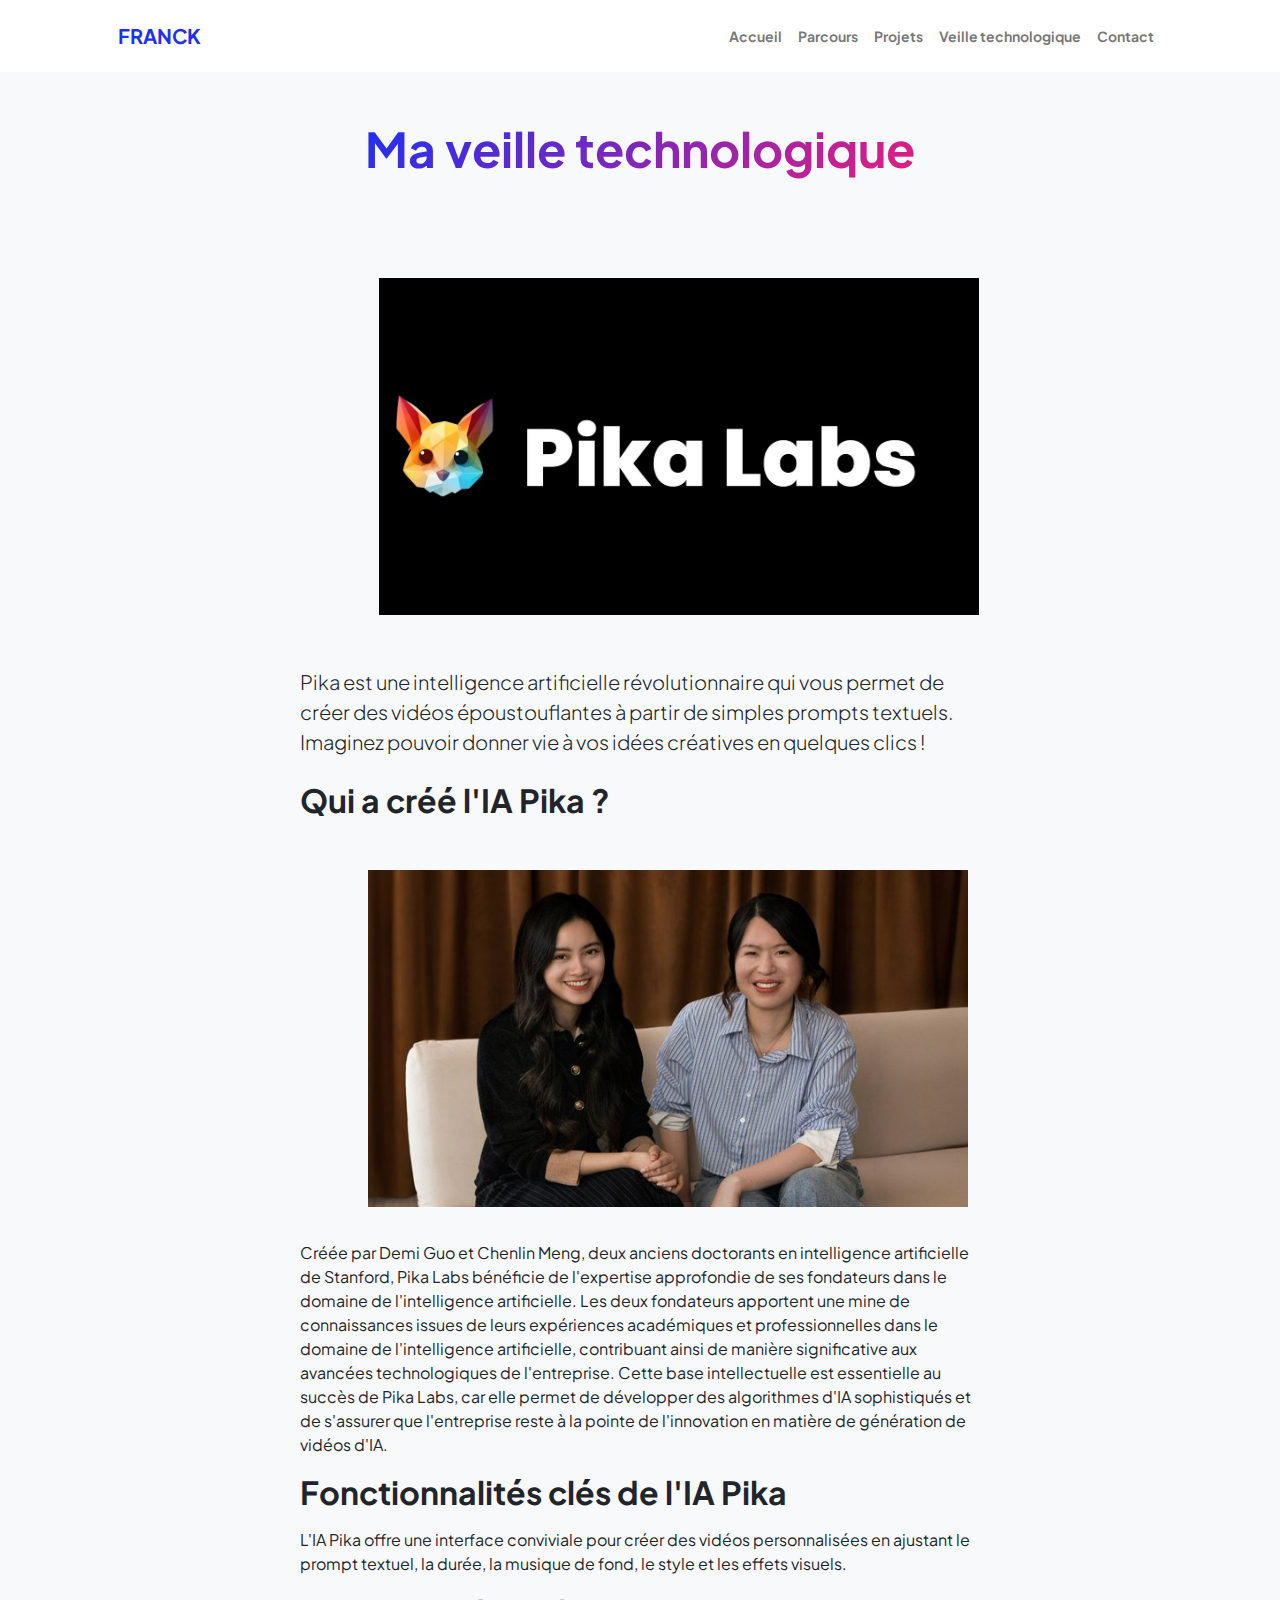
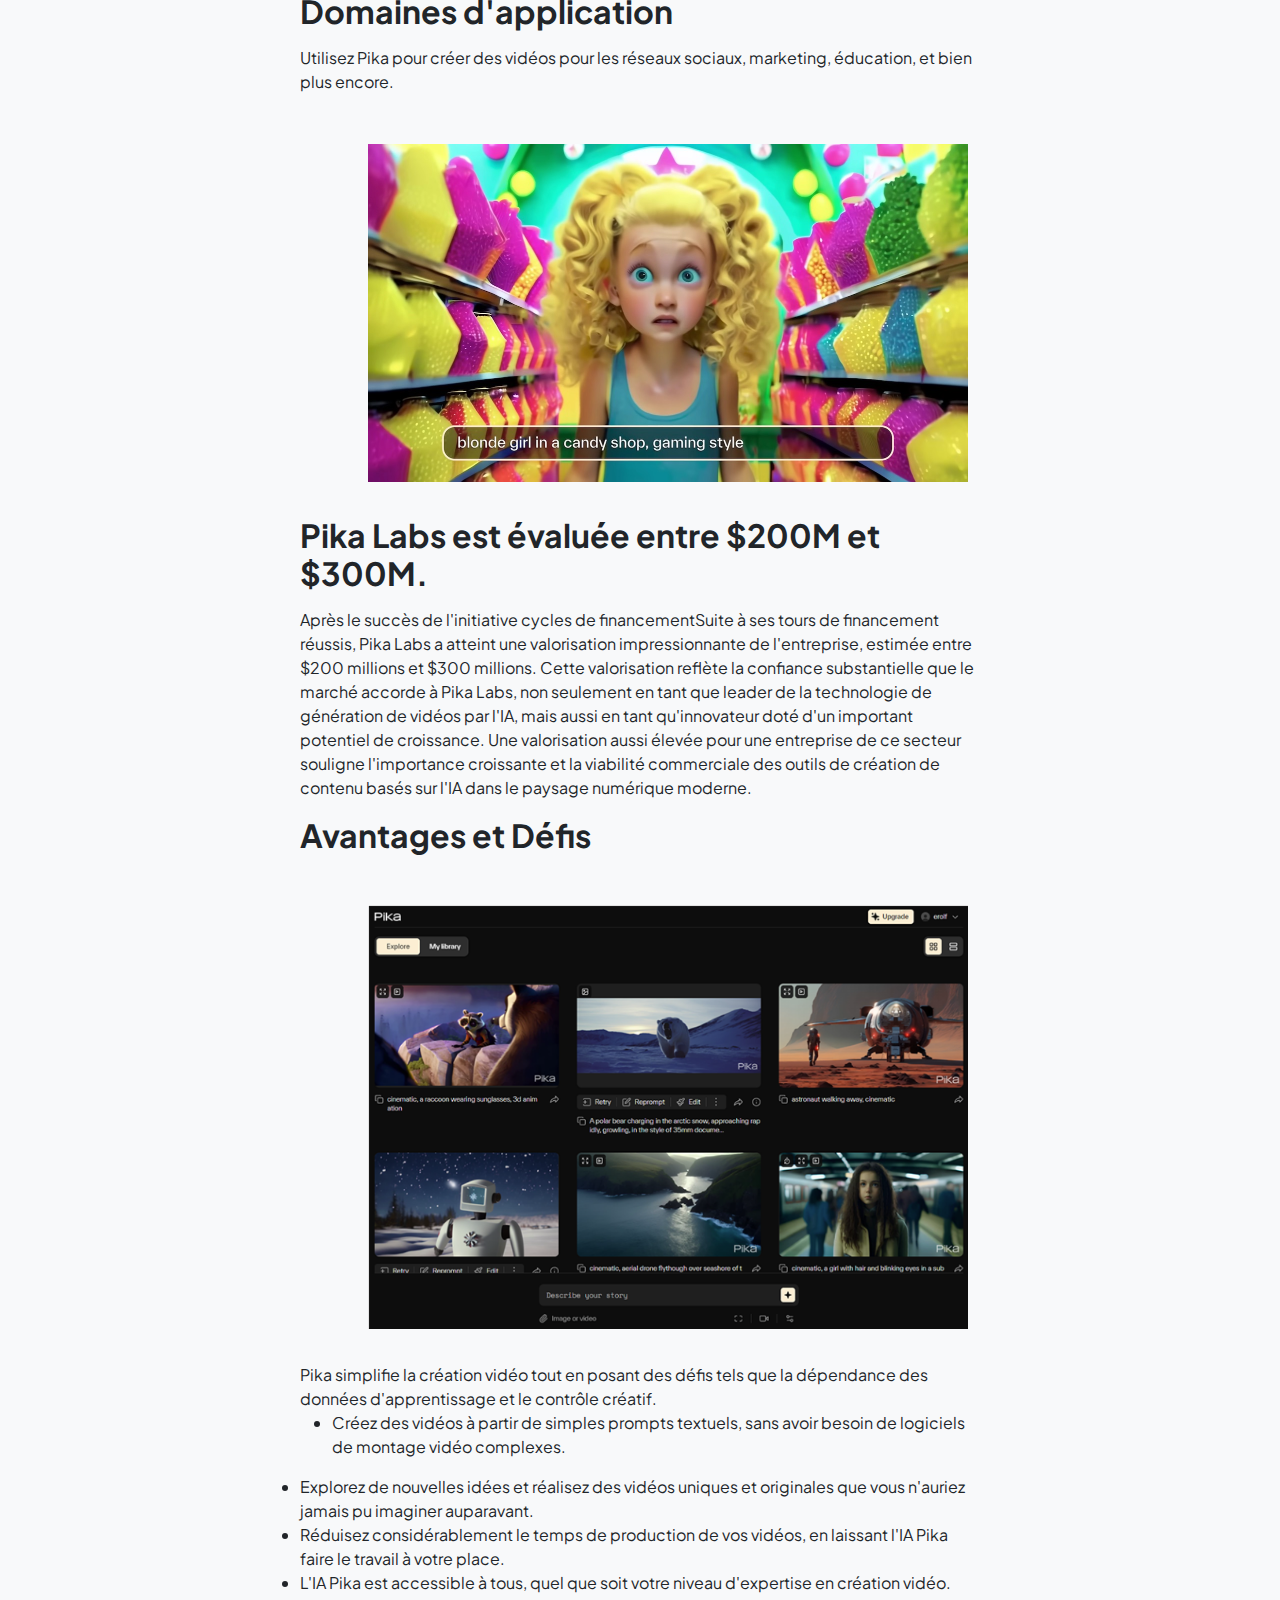
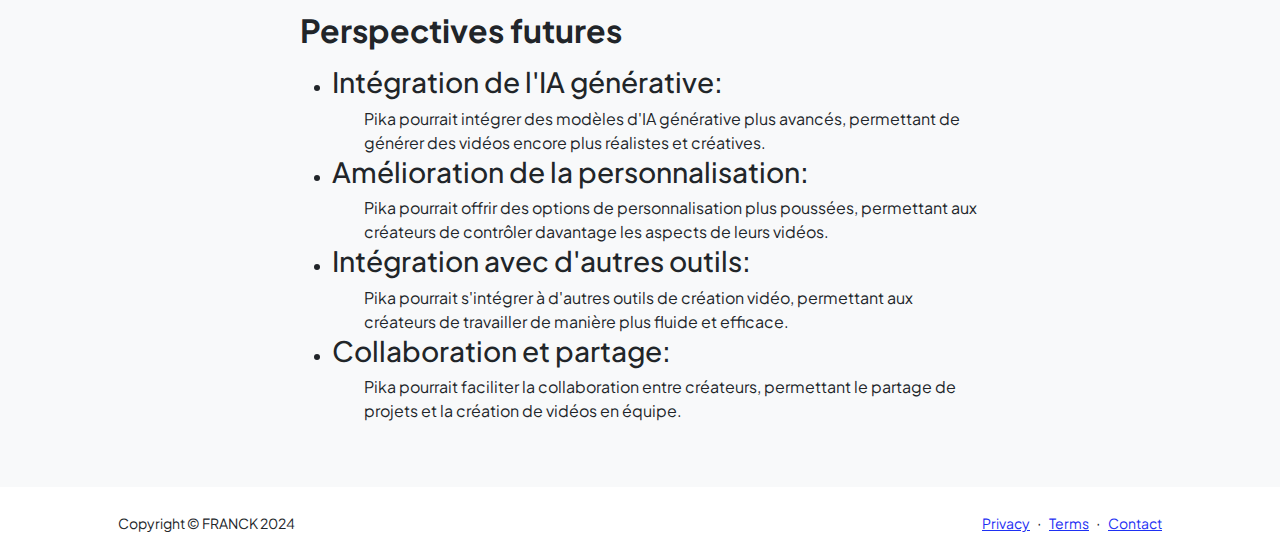
<file: veille.html>
<!DOCTYPE html>
<html lang="en">
  <head>
    <meta charset="utf-8" />
    <meta
      name="viewport"
      content="width=device-width, initial-scale=1, shrink-to-fit=no"
    />
    <meta name="description" content="" />
    <meta name="author" content="" />
    <title>portfolio de Franck</title>
    <!-- Favicon-->
    <link rel="icon" type="image/x-icon" href="assets/favicon.ico" />
    <!-- Custom Google font-->
    <link rel="preconnect" href="https://fonts.googleapis.com" />
    <link rel="preconnect" href="https://fonts.gstatic.com" crossorigin />
    <link
      href="https://fonts.googleapis.com/css2?family=Plus+Jakarta+Sans:wght@100;200;300;400;500;600;700;800;900&amp;display=swap"
      rel="stylesheet"
    />
    <!-- Bootstrap icons-->
    <link
      href="https://cdn.jsdelivr.net/npm/bootstrap-icons@1.8.1/font/bootstrap-icons.css"
      rel="stylesheet"
    />
    <!-- Core theme CSS (includes Bootstrap)-->
    <link href="css/styles.css" rel="stylesheet" />
  </head>
  <body class="d-flex flex-column h-100 bg-light">
    <main class="flex-shrink-0">
      <!-- Navigation-->
      <nav class="navbar navbar-expand-lg navbar-light bg-white py-3">
        <div class="container px-5">
          <a class="navbar-brand" href="index.html"
            ><span class="fw-bolder text-primary">FRANCK</span></a
          >
          <button
            class="navbar-toggler"
            type="button"
            data-bs-toggle="collapse"
            data-bs-target="#navbarSupportedContent"
            aria-controls="navbarSupportedContent"
            aria-expanded="false"
            aria-label="Toggle navigation"
          >
            <span class="navbar-toggler-icon"></span>
          </button>
          <div class="collapse navbar-collapse" id="navbarSupportedContent">
            <ul class="navbar-nav ms-auto mb-2 mb-lg-0 small fw-bolder">
              <li class="nav-item">
                <a class="nav-link" href="index.html">Accueil</a>
              </li>
              <li class="nav-item">
                <a class="nav-link" href="resume.html">Parcours</a>
              </li>
              <li class="nav-item">
                <a class="nav-link" href="projects.html">Projets</a>
              </li>
              <li class="nav-item">
                <a class="nav-link" href="veille.html">Veille technologique</a>
              </li>
              <li class="nav-item">
                <a class="nav-link" href="contact.html">Contact</a>
              </li>
            </ul>
          </div>
        </div>
      </nav>
      <!-- Page Content-->
      <div class="container px-5 my-5">
        <div class="text-center mb-5">
          <h1 class="display-5 fw-bolder mb-0">
            <span class="text-gradient d-inline">Ma veille technologique</span>
          </h1>
        </div>
        <section>
          <div class="logo_pika">
            <img
              src="./assets/PROJET IMG/pika logo.png"
              alt="logo pika"
              style="
                width: 600px;
                height: 100%;
                margin-left: 25%;
                margin-top: 5%;
                padding-bottom: 5%;
              "
            />
          </div>
        </section>
        <div class="row gx-5 justify-content-center">
          <div class="col-lg-8">
            <p class="lead mb-4">
              Pika est une intelligence artificielle révolutionnaire qui vous
              permet de créer des vidéos époustouflantes à partir de simples
              prompts textuels. Imaginez pouvoir donner vie à vos idées
              créatives en quelques clics !
            </p>
            <h2 class="fw-bolder mb-3">Qui a créé l'IA Pika ?</h2>
            <section>
              <div class="logo_pika">
                <img
                  src="./assets/PROJET IMG/FOUNDER PIKA.jpg"
                  alt="logo pika"
                  style="
                    width: 600px;
                    height: 100%;
                    margin-left: 10%;
                    margin-top: 5%;
                    padding-bottom: 5%;
                  "
                />
              </div>
            </section>
            <p>
              Créée par Demi Guo et Chenlin Meng, deux anciens doctorants en
              intelligence artificielle de Stanford, Pika Labs bénéficie de
              l'expertise approfondie de ses fondateurs dans le domaine de
              l'intelligence artificielle. Les deux fondateurs apportent une
              mine de connaissances issues de leurs expériences académiques et
              professionnelles dans le domaine de l'intelligence artificielle,
              contribuant ainsi de manière significative aux avancées
              technologiques de l'entreprise. Cette base intellectuelle est
              essentielle au succès de Pika Labs, car elle permet de développer
              des algorithmes d'IA sophistiqués et de s'assurer que l'entreprise
              reste à la pointe de l'innovation en matière de génération de
              vidéos d'IA.
            </p>
            <h2 class="fw-bolder mb-3">Fonctionnalités clés de l'IA Pika</h2>
            <p>
              L'IA Pika offre une interface conviviale pour créer des vidéos
              personnalisées en ajustant le prompt textuel, la durée, la musique
              de fond, le style et les effets visuels.
            </p>

            <h2 class="fw-bolder mb-3">Domaines d'application</h2>
            <p>
              Utilisez Pika pour créer des vidéos pour les réseaux sociaux,
              marketing, éducation, et bien plus encore.
            </p>
            <section>
              <div class="logo_pika">
                <img
                  src="./assets/PROJET IMG/Pika-exemple.jpg"
                  alt="logo pika"
                  style="
                    width: 600px;
                    height: 100%;
                    margin-left: 10%;
                    margin-top: 5%;
                    padding-bottom: 5%;
                  "
                />
              </div>
            </section>
            <h2 class="fw-bolder mb-3">
              Pika Labs est évaluée entre $200M et $300M.
            </h2>
            <p>
              Après le succès de l'initiative cycles de financementSuite à ses
              tours de financement réussis, Pika Labs a atteint une valorisation
              impressionnante de l'entreprise, estimée entre $200 millions et
              $300 millions. Cette valorisation reflète la confiance
              substantielle que le marché accorde à Pika Labs, non seulement en
              tant que leader de la technologie de génération de vidéos par
              l'IA, mais aussi en tant qu'innovateur doté d'un important
              potentiel de croissance. Une valorisation aussi élevée pour une
              entreprise de ce secteur souligne l'importance croissante et la
              viabilité commerciale des outils de création de contenu basés sur
              l'IA dans le paysage numérique moderne.
            </p>
            <h2 class="fw-bolder mb-3">Avantages et Défis</h2>
            <p>
                <section>
                    <div class="logo_pika">
                      <img
                        src="./assets/PROJET IMG/IMG PIKA INTERFACE.png"
                        alt="logo pika"
                        style="
                          width: 600px;
                          height: 100%;
                          margin-left: 10%;
                          margin-top: 5%;
                          padding-bottom: 5%;
                        "
                      />
                    </div>
                  </section>
              Pika simplifie la création vidéo tout en posant des défis tels que
              la dépendance des données d'apprentissage et le contrôle créatif.
              <UL>
                <li>Créez des vidéos à partir de simples prompts textuels, sans avoir besoin de logiciels de montage vidéo complexes.</li>
              </UL>
                <li>Explorez de nouvelles idées et réalisez des vidéos uniques et originales que vous n'auriez jamais pu imaginer auparavant.</li>
              </UL>
                <li>Réduisez considérablement le temps de production de vos vidéos, en laissant l'IA Pika faire le travail à votre place.</li>
              </UL>
              </UL>
                <li>L'IA Pika est accessible à tous, quel que soit votre niveau d'expertise en création vidéo.</li>
              </UL>
            </p>
            <h2 class="fw-bolder mb-3">Perspectives futures</h2>
            <p>
              <ul>
                <li><h3>Intégration de l'IA générative:</h3></li>
                <ol>Pika pourrait intégrer des modèles d'IA générative plus avancés, permettant de générer des vidéos encore plus réalistes et créatives.</ol>
                <li><h3>Amélioration de la personnalisation:</h3></li>
                <ol>Pika pourrait offrir des options de personnalisation plus poussées, permettant aux créateurs de contrôler davantage les aspects de leurs vidéos.</ol>
                <li><h3>Intégration avec d'autres outils:</h3></li>
                <ol>Pika pourrait s'intégrer à d'autres outils de création vidéo, permettant aux créateurs de travailler de manière plus fluide et efficace.</ol>
                <li><h3>Collaboration et partage:</h3></li>
                <ol>Pika pourrait faciliter la collaboration entre créateurs, permettant le partage de projets et la création de vidéos en équipe.</ol>
              </ul>
            </p>
          </div>
        </div>
      </div>
    </main>
     <!-- Footer-->
     <footer class="bg-white py-4 mt-auto">
        <div class="container px-5">
          <div
            class="row align-items-center justify-content-between flex-column flex-sm-row"
          >
            <div class="col-auto">
              <div class="small m-0">Copyright &copy; FRANCK 2024</div>
            </div>
            <div class="col-auto">
              <a class="small" href="#!">Privacy</a>
              <span class="mx-1">&middot;</span>
              <a class="small" href="#!">Terms</a>
              <span class="mx-1">&middot;</span>
              <a class="small" href="#!">Contact</a>
            </div>
          </div>
        </div>
      </footer>
      <!-- Bootstrap core JS-->
      <script src="https://cdn.jsdelivr.net/npm/bootstrap@5.2.3/dist/js/bootstrap.bundle.min.js"></script>
      <!-- Core theme JS-->
      <script src="js/scripts.js"></script>
  </body>
</html>
</file>
